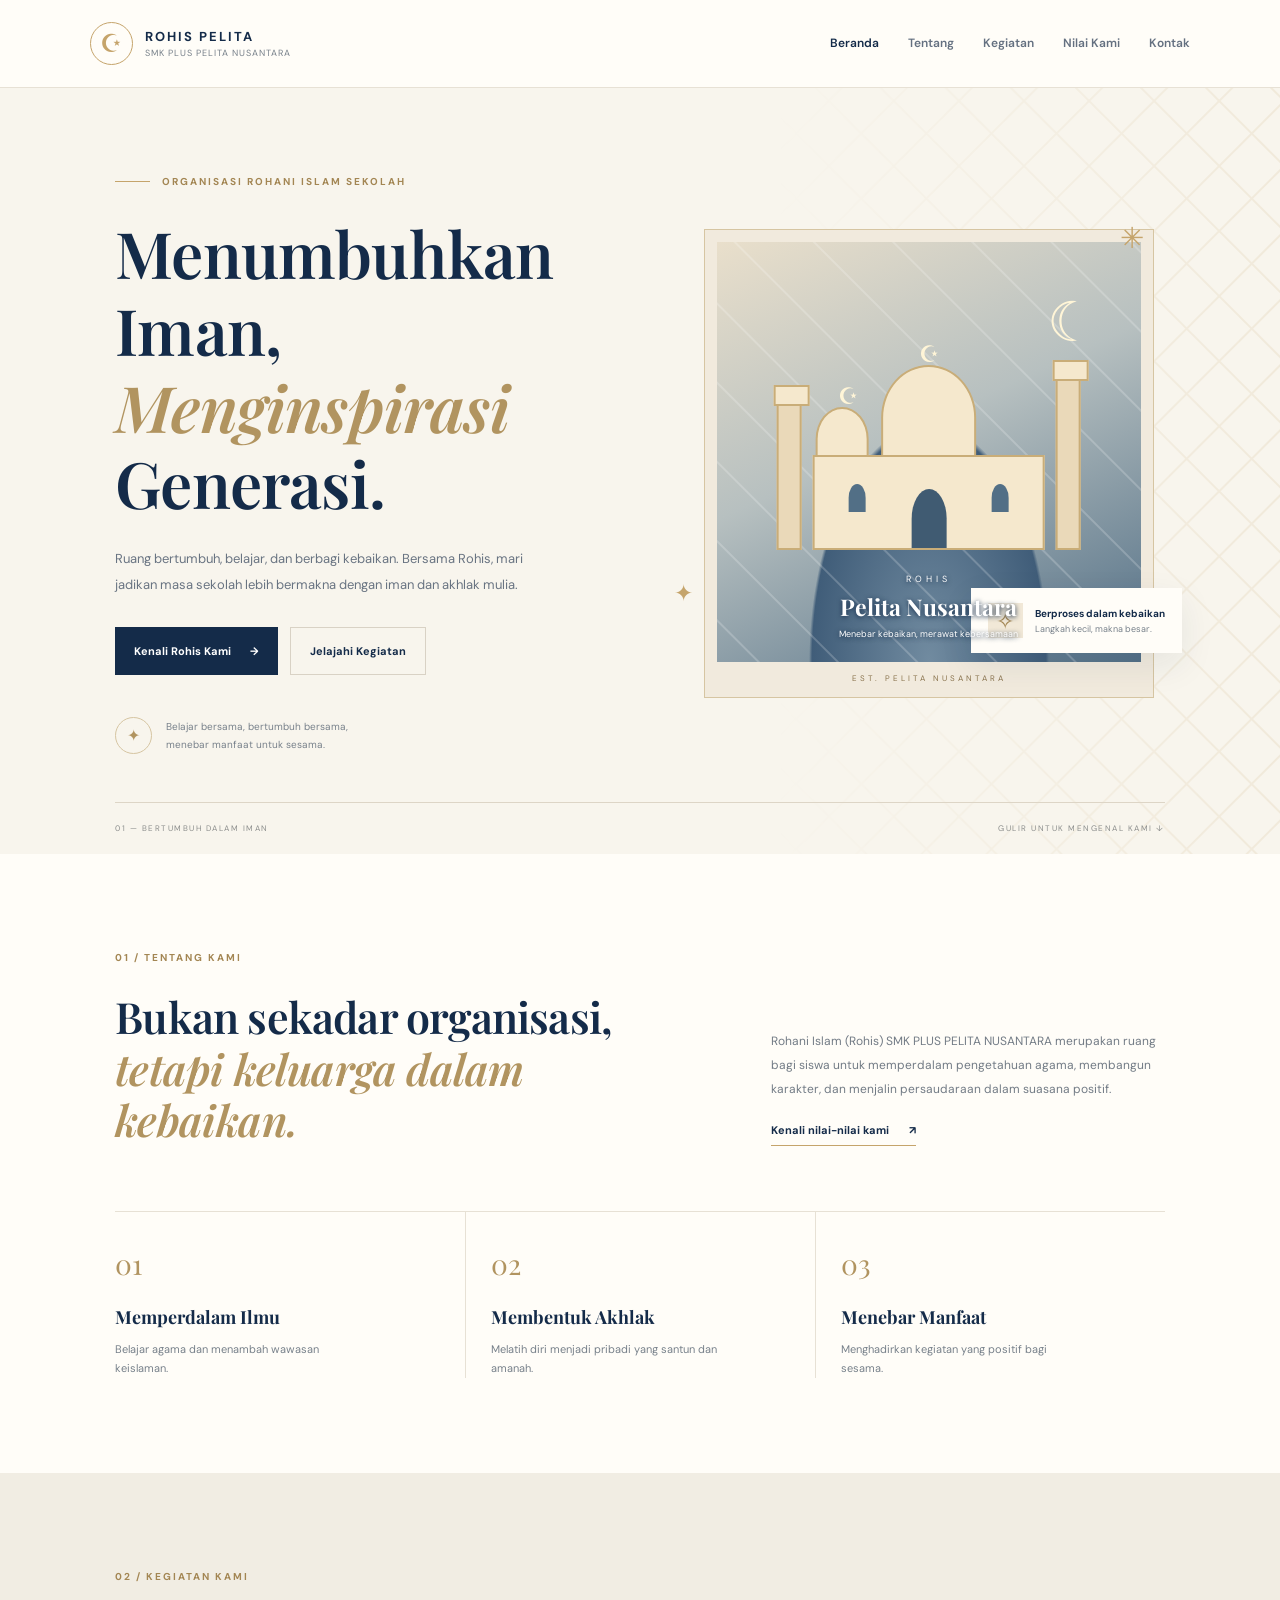
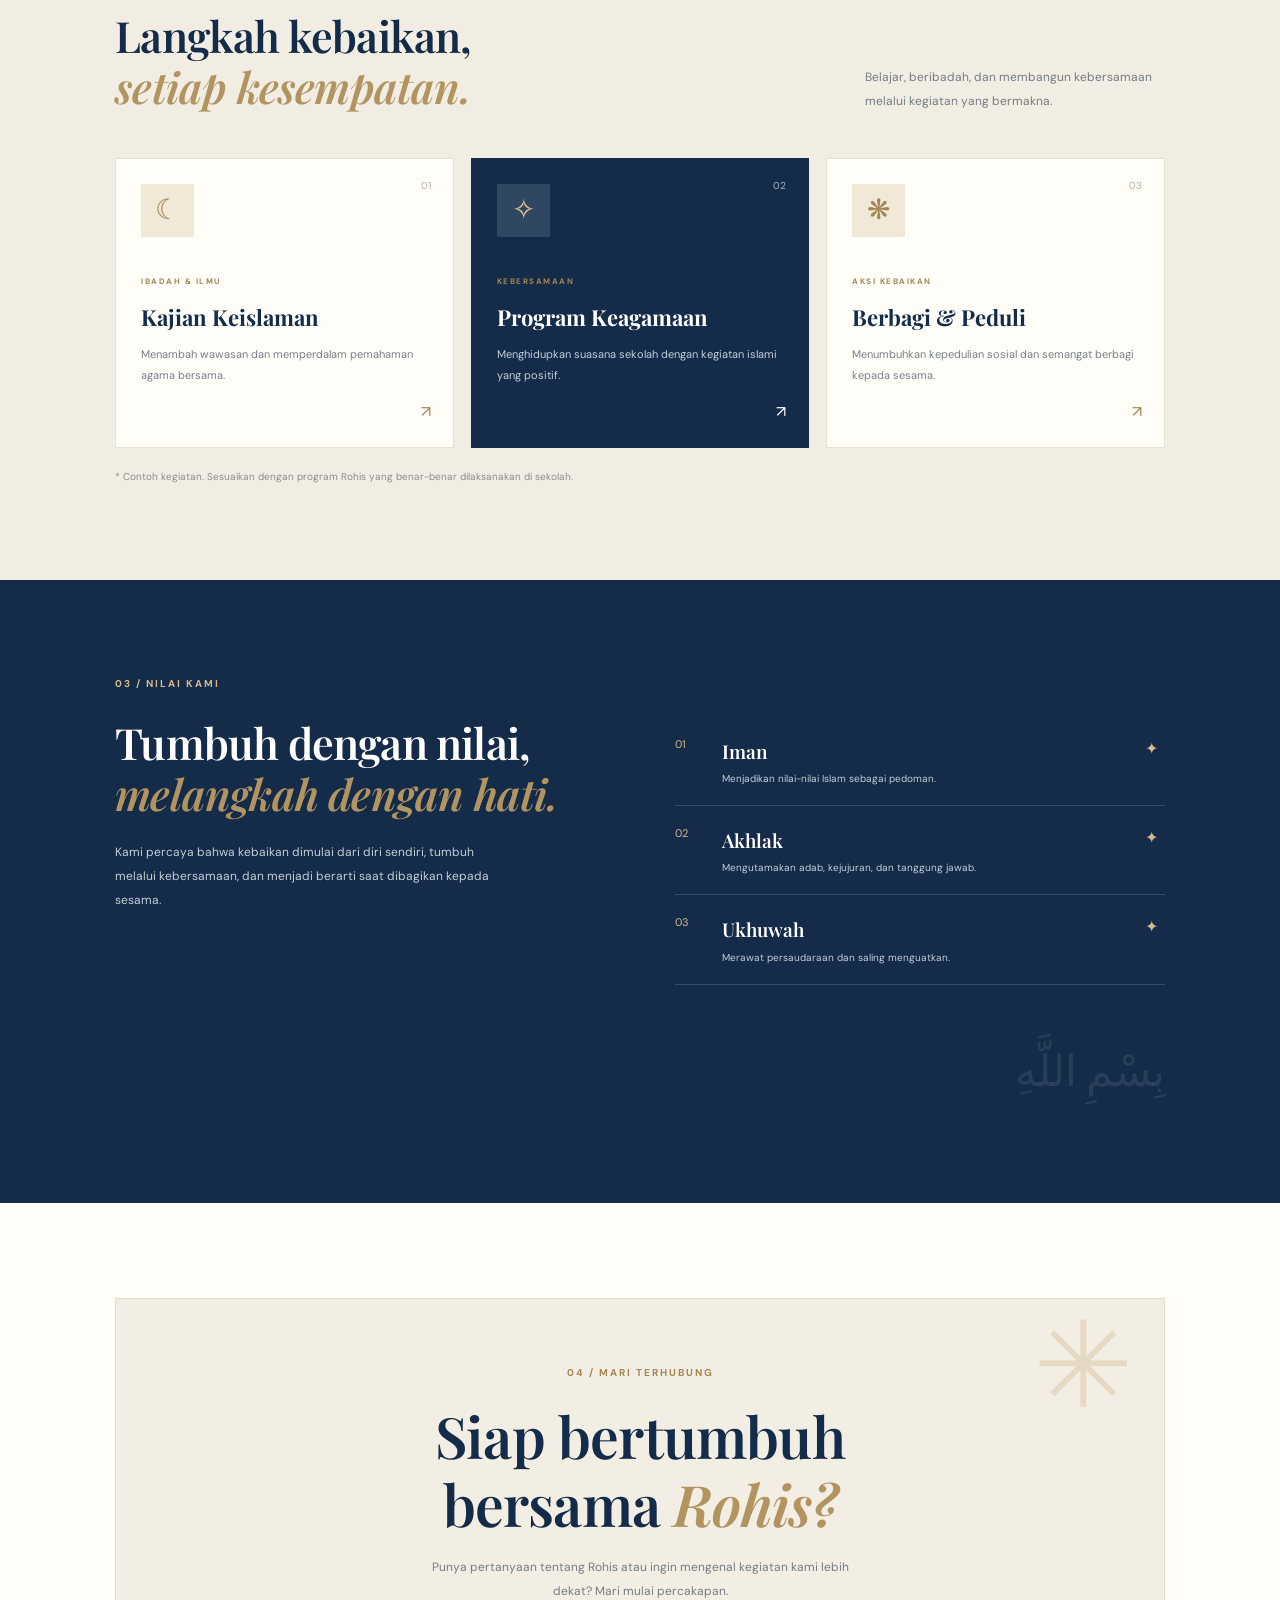
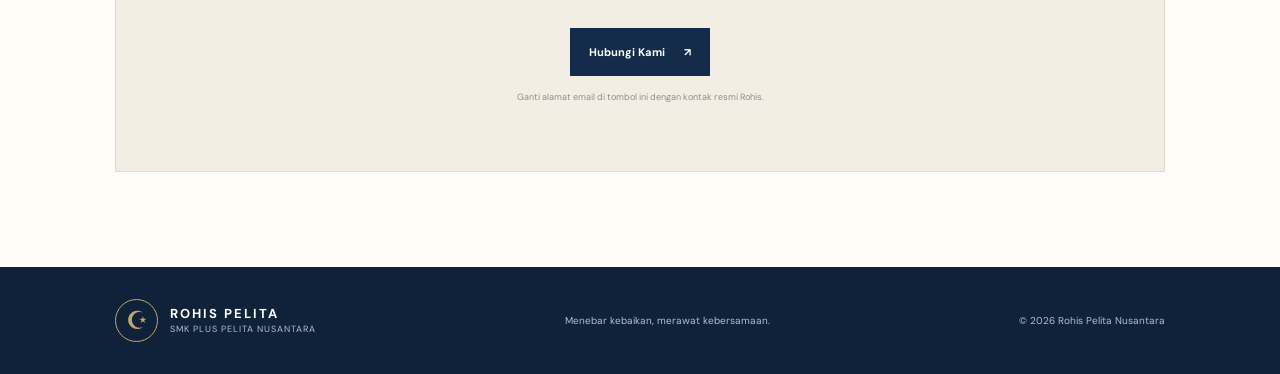
<file: index.html>
<!DOCTYPE html>
<html lang="id">
<head>
    <meta charset="UTF-8">
    <meta name="viewport" content="width=device-width, initial-scale=1.0">
    <meta name="description" content="Website resmi Rohis SMK PLUS PELITA NUSANTARA.">
    <title>Rohis Pelita Nusantara | Bersama dalam Kebaikan</title>

    <link rel="preconnect" href="https://fonts.googleapis.com">
    <link rel="preconnect" href="https://fonts.gstatic.com" crossorigin>
    <link href="https://fonts.googleapis.com/css2?family=DM+Sans:wght@400;500;600;700&family=Playfair+Display:wght@600;700&display=swap" rel="stylesheet">

    <link rel="stylesheet" href="./static/css/style.css">
</head>
<body>

    <header class="navbar">
        <a href="#beranda" class="brand">
            <div class="brand-icon">☪</div>
            <div class="brand-text">
                <strong>ROHIS PELITA</strong>
                <span>SMK PLUS PELITA NUSANTARA</span>
            </div>
        </a>

        <button class="menu-toggle" id="menuToggle"
                aria-label="Buka navigasi" aria-expanded="false">
            ☰
        </button>

        <nav class="nav-links" id="navLinks">
          <a href="#beranda" class="active">Beranda</a>
          <a href="#tentang">Tentang</a>
          <a href="#kegiatan">Kegiatan</a>
          <a href="#nilai">Nilai Kami</a>
          <a href="#kontak">Kontak</a>
      </nav>
    </header>

    <main>
        <section class="hero" id="beranda">
            <div class="hero-pattern"></div>

            <div class="hero-content">
                <div class="eyebrow">
                    <span class="eyebrow-line"></span>
                    ORGANISASI ROHANI ISLAM SEKOLAH
                </div>

                <h1>
                    Menumbuhkan Iman,<br>
                    <span>Menginspirasi</span><br>
                    Generasi.
                </h1>

                <p class="hero-description">
                    Ruang bertumbuh, belajar, dan berbagi kebaikan.
                    Bersama Rohis, mari jadikan masa sekolah lebih
                    bermakna dengan iman dan akhlak mulia.
                </p>

                <div class="hero-actions">
                    <a href="#tentang" class="btn-primary">
                        Kenali Rohis Kami <span>→</span>
                    </a>
                    <a href="#kegiatan" class="btn-secondary">
                        Jelajahi Kegiatan
                    </a>
                </div>

                <div class="hero-note">
                    <div class="note-icon">✦</div>
                    <p>Belajar bersama, bertumbuh bersama,<br>
                    menebar manfaat untuk sesama.</p>
                </div>
            </div>

            <div class="hero-visual">
                <div class="visual-frame">
                    <div class="visual-placeholder">
                        <div class="moon">☾</div>
                        <div class="mosque">
                            <div class="dome"></div>
                            <div class="dome dome-small"></div>
                            <div class="minaret minaret-left"></div>
                            <div class="minaret minaret-right"></div>
                            <div class="mosque-building">
                                <div class="mosque-door"></div>
                                <div class="mosque-window window-one"></div>
                                <div class="mosque-window window-two"></div>
                            </div>
                        </div>
                        <div class="visual-caption">
                            <span>ROHIS</span>
                            <strong>Pelita Nusantara</strong>
                            <small>Menebar kebaikan, merawat kebersamaan</small>
                        </div>
                    </div>
                    <div class="frame-label">EST. PELITA NUSANTARA</div>
                </div>

                <div class="floating-card">
                    <div class="floating-icon">✧</div>
                    <div>
                        <strong>Berproses dalam kebaikan</strong>
                        <span>Langkah kecil, makna besar.</span>
                    </div>
                </div>
                <div class="decorative-star star-one">✳</div>
                <div class="decorative-star star-two">✦</div>
            </div>

            <div class="hero-bottom">
                <span>01 — BERTUMBUH DALAM IMAN</span>
                <a href="#tentang">GULIR UNTUK MENGENAL KAMI ↓</a>
            </div>
        </section>

        <section class="intro section-padding" id="tentang">
            <div class="section-label">01 / TENTANG KAMI</div>
            <div class="intro-grid">
                <div>
                    <h2 class="section-title">
                        Bukan sekadar organisasi,<br>
                        <span>tetapi keluarga dalam kebaikan.</span>
                    </h2>
                </div>
                <div class="intro-text">
                    <p>
                        Rohani Islam (Rohis) SMK PLUS PELITA NUSANTARA
                        merupakan ruang bagi siswa untuk memperdalam
                        pengetahuan agama, membangun karakter, dan
                        menjalin persaudaraan dalam suasana positif.
                    </p>
                    <a href="#nilai" class="text-link">
                        Kenali nilai-nilai kami <span>↗</span>
                    </a>
                </div>
            </div>

            <div class="stats-grid">
                <div class="stat-item">
                    <span class="stat-number">01</span>
                    <strong>Memperdalam Ilmu</strong>
                    <p>Belajar agama dan menambah wawasan keislaman.</p>
                </div>
                <div class="stat-item">
                    <span class="stat-number">02</span>
                    <strong>Membentuk Akhlak</strong>
                    <p>Melatih diri menjadi pribadi yang santun dan amanah.</p>
                </div>
                <div class="stat-item">
                    <span class="stat-number">03</span>
                    <strong>Menebar Manfaat</strong>
                    <p>Menghadirkan kegiatan yang positif bagi sesama.</p>
                </div>
            </div>
        </section>

        <section class="activities section-padding" id="kegiatan">
            <div class="section-label">02 / KEGIATAN KAMI</div>
            <div class="section-heading-row">
                <div>
                    <h2 class="section-title">
                        Langkah kebaikan,<br><span>setiap kesempatan.</span>
                    </h2>
                </div>
                <p class="heading-description">
                    Belajar, beribadah, dan membangun kebersamaan
                    melalui kegiatan yang bermakna.
                </p>
            </div>

            <div class="activity-grid">
                <article class="activity-card">
                    <div class="activity-number">01</div>
                    <div class="activity-symbol">☾</div>
                    <span class="activity-tag">IBADAH & ILMU</span>
                    <h3>Kajian Keislaman</h3>
                    <p>Menambah wawasan dan memperdalam pemahaman agama bersama.</p>
                    <a href="#kontak" aria-label="Tanyakan tentang kajian">↗</a>
                </article>

                <article class="activity-card featured-card">
                    <div class="activity-number">02</div>
                    <div class="activity-symbol">✧</div>
                    <span class="activity-tag">KEBERSAMAAN</span>
                    <h3>Program Keagamaan</h3>
                    <p>Menghidupkan suasana sekolah dengan kegiatan islami yang positif.</p>
                    <a href="#kontak" aria-label="Tanyakan program keagamaan">↗</a>
                </article>

                <article class="activity-card">
                    <div class="activity-number">03</div>
                    <div class="activity-symbol">❋</div>
                    <span class="activity-tag">AKSI KEBAIKAN</span>
                    <h3>Berbagi & Peduli</h3>
                    <p>Menumbuhkan kepedulian sosial dan semangat berbagi kepada sesama.</p>
                    <a href="#kontak" aria-label="Tanyakan kegiatan berbagi">↗</a>
                </article>
            </div>
            <p class="activity-disclaimer">
                * Contoh kegiatan. Sesuaikan dengan program Rohis yang benar-benar dilaksanakan di sekolah.
            </p>
        </section>

        <section class="values section-padding" id="nilai">
            <div class="values-inner">
                <div class="section-label">03 / NILAI KAMI</div>
                <div class="values-content">
                    <div>
                        <h2 class="section-title">
                            Tumbuh dengan nilai,<br>
                            <span>melangkah dengan hati.</span>
                        </h2>
                        <p>
                            Kami percaya bahwa kebaikan dimulai dari diri
                            sendiri, tumbuh melalui kebersamaan, dan
                            menjadi berarti saat dibagikan kepada sesama.
                        </p>
                    </div>
                    <div class="value-list">
                        <div class="value-row">
                            <span>01</span>
                            <div>
                                <strong>Iman</strong>
                                <p>Menjadikan nilai-nilai Islam sebagai pedoman.</p>
                            </div>
                            <span class="value-star">✦</span>
                        </div>
                        <div class="value-row">
                            <span>02</span>
                            <div>
                                <strong>Akhlak</strong>
                                <p>Mengutamakan adab, kejujuran, dan tanggung jawab.</p>
                            </div>
                            <span class="value-star">✦</span>
                        </div>
                        <div class="value-row">
                            <span>03</span>
                            <div>
                                <strong>Ukhuwah</strong>
                                <p>Merawat persaudaraan dan saling menguatkan.</p>
                            </div>
                            <span class="value-star">✦</span>
                        </div>
                    </div>
                </div>
                <div class="arabic-decoration">بِسْمِ اللَّهِ</div>
            </div>
        </section>

        <section class="contact section-padding" id="kontak">
            <div class="contact-card">
                <div class="contact-decoration">✳</div>
                <div class="section-label">04 / MARI TERHUBUNG</div>
                <h2>Siap bertumbuh<br>bersama <span>Rohis?</span></h2>
                <p>
                    Punya pertanyaan tentang Rohis atau ingin mengenal
                    kegiatan kami lebih dekat? Mari mulai percakapan.
                </p>
                <a class="btn-primary" href="mailto:rohis@sekolah.sch.id">
                    Hubungi Kami <span>↗</span>
                </a>
                <small>Ganti alamat email di tombol ini dengan kontak resmi Rohis.</small>
            </div>
        </section>
    </main>

    <footer class="footer">
        <a href="#beranda" class="brand footer-brand">
            <div class="brand-icon">☪</div>
            <div class="brand-text">
                <strong>ROHIS PELITA</strong>
                <span>SMK PLUS PELITA NUSANTARA</span>
            </div>
        </a>
        <p>Menebar kebaikan, merawat kebersamaan.</p>
        <span>© 2026 Rohis Pelita Nusantara</span>
    </footer>

    <script src="./static/js/script.js"></script>
</body>
</html>
</file>
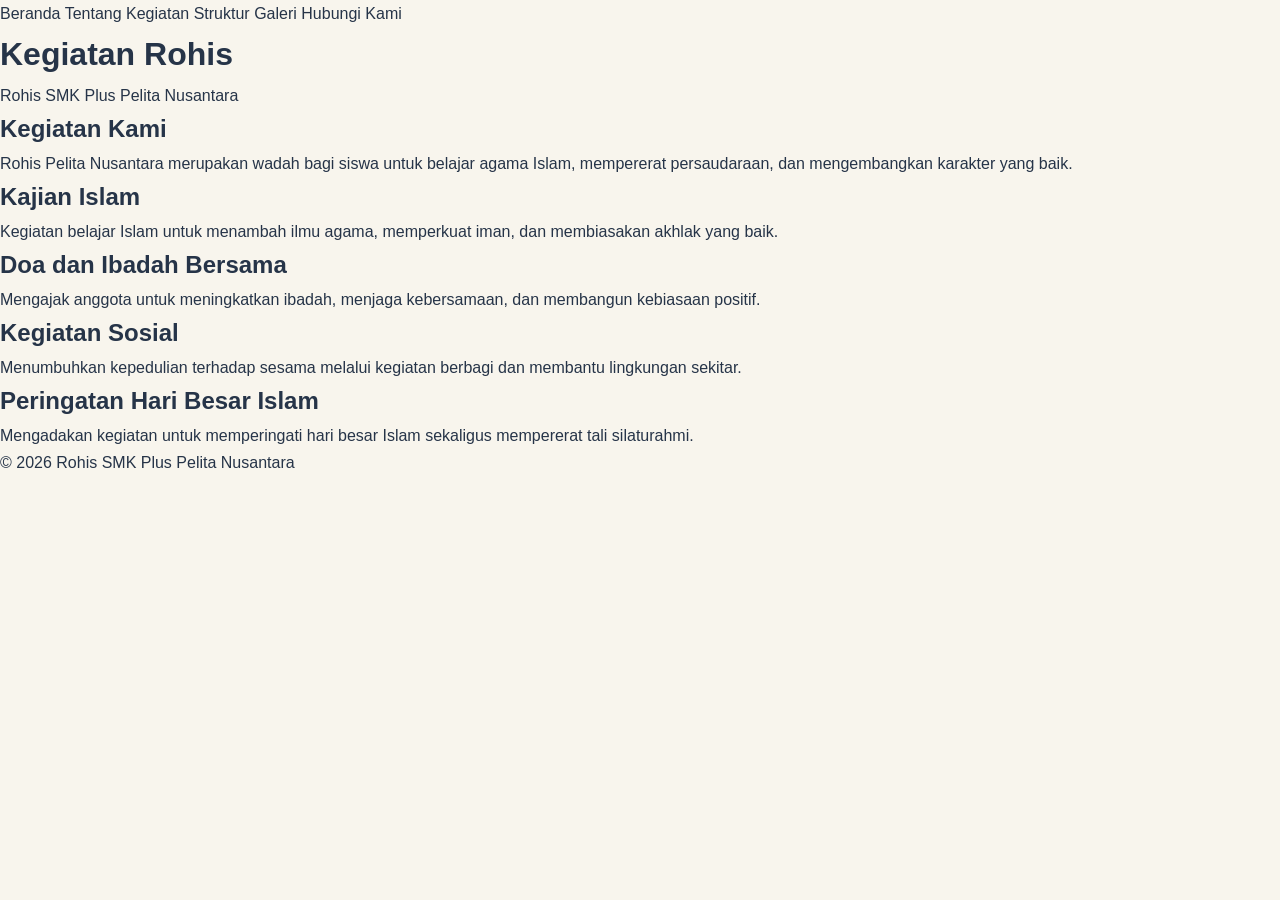
<file: kegiatan.html>
<!DOCTYPE html>
<html lang="id">
<head>
    <meta charset="UTF-8">
    <meta name="viewport" content="width=device-width, initial-scale=1.0">
    <title>Kegiatan | Rohis Pelita Nusantara</title>
    <link rel="stylesheet" href="./static/css/style.css">
</head>
<body>

    <nav>
        <a href="./index.html">Beranda</a>
        <a href="./tentang.html">Tentang</a>
        <a href="./kegiatan.html">Kegiatan</a>
        <a href="./struktur.html">Struktur</a>
        <a href="./galeri.html">Galeri</a>
        <a href="./kontak.html">Hubungi Kami</a>
    </nav>

    <header>
        <h1>Kegiatan Rohis</h1>
        <p>Rohis SMK Plus Pelita Nusantara</p>
    </header>

    <main>
        <section>
            <h2>Kegiatan Kami</h2>
            <p>
                Rohis Pelita Nusantara merupakan wadah bagi siswa
                untuk belajar agama Islam, mempererat persaudaraan,
                dan mengembangkan karakter yang baik.
            </p>
        </section>

        <section>
            <h2>Kajian Islam</h2>
            <p>
                Kegiatan belajar Islam untuk menambah ilmu agama,
                memperkuat iman, dan membiasakan akhlak yang baik.
            </p>
        </section>

        <section>
            <h2>Doa dan Ibadah Bersama</h2>
            <p>
                Mengajak anggota untuk meningkatkan ibadah,
                menjaga kebersamaan, dan membangun kebiasaan positif.
            </p>
        </section>

        <section>
            <h2>Kegiatan Sosial</h2>
            <p>
                Menumbuhkan kepedulian terhadap sesama melalui
                kegiatan berbagi dan membantu lingkungan sekitar.
            </p>
        </section>

        <section>
            <h2>Peringatan Hari Besar Islam</h2>
            <p>
                Mengadakan kegiatan untuk memperingati hari besar
                Islam sekaligus mempererat tali silaturahmi.
            </p>
        </section>
    </main>

    <footer>
        <p>&copy; 2026 Rohis SMK Plus Pelita Nusantara</p>
    </footer>

    <script src="./static/js/script.js"></script>
</body>
</html>
</file>
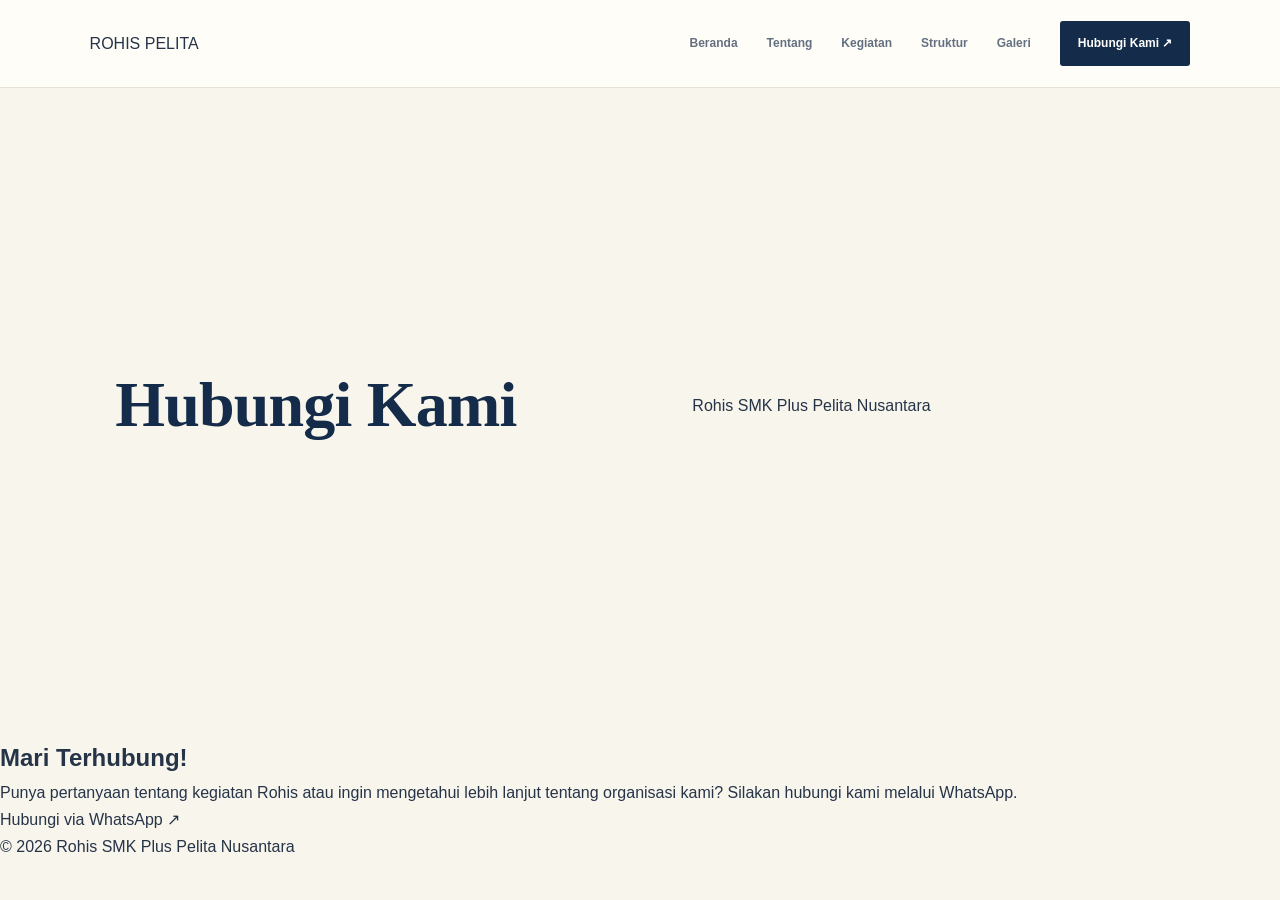
<file: kontak.html>
<!DOCTYPE html>
<html lang="id">
<head>
    <meta charset="UTF-8">
    <meta name="viewport" content="width=device-width, initial-scale=1.0">
    <title>Kontak | Rohis Pelita Nusantara</title>
    <link rel="stylesheet" href="./static/css/style.css">
</head>
<body>
    <nav class="navbar">
        <a href="./index.html" class="logo">ROHIS PELITA</a>
        <div class="nav-links">
            <a href="./index.html">Beranda</a>
            <a href="./tentang.html">Tentang</a>
            <a href="./kegiatan.html">Kegiatan</a>
            <a href="./struktur.html">Struktur</a>
            <a href="./galeri.html">Galeri</a>
            <a href="./kontak.html" class="nav-cta active">Hubungi Kami ↗</a>
        </div>
    </nav>

    <header class="hero">
        <h1>Hubungi Kami</h1>
        <p>Rohis SMK Plus Pelita Nusantara</p>
    </header>

    <main>
        <section>
            <h2>Mari Terhubung!</h2>
            <p>
                Punya pertanyaan tentang kegiatan Rohis atau ingin
                mengetahui lebih lanjut tentang organisasi kami?
                Silakan hubungi kami melalui WhatsApp.
            </p>

            <a
                href="https://wa.me/6281284146841"
                target="_blank"
                rel="noopener noreferrer"
                class="button">
                Hubungi via WhatsApp ↗
            </a>
        </section>
    </main>

    <footer>
        <p>&copy; 2026 Rohis SMK Plus Pelita Nusantara</p>
    </footer>

    <script src="./static/js/script.js"></script>
</body>
</html>
</file>
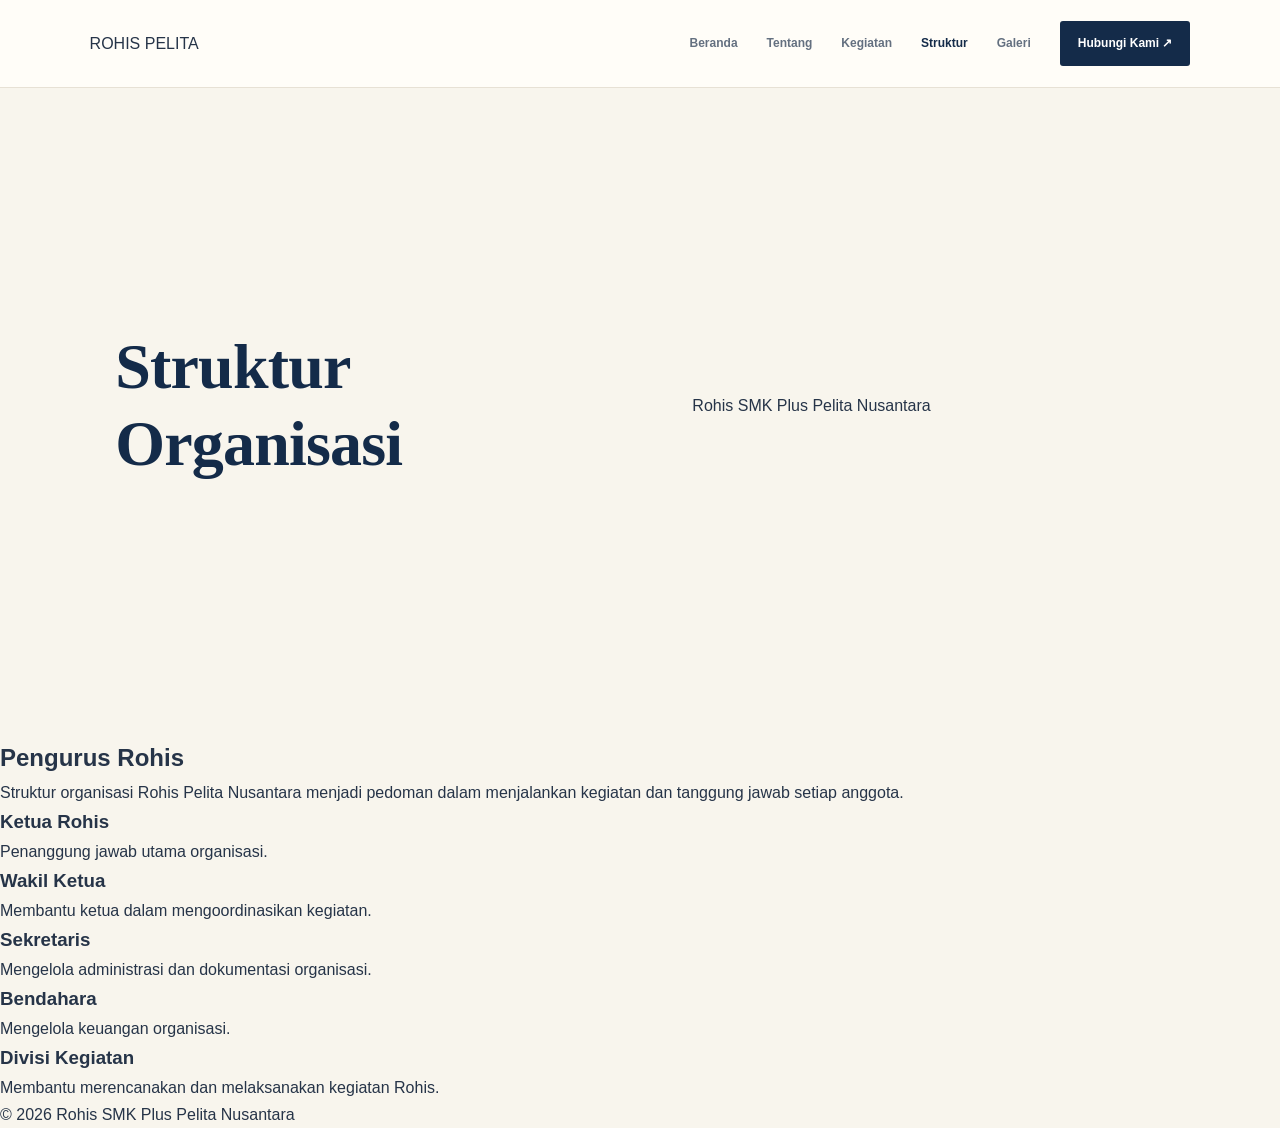
<file: struktur.html>
<!DOCTYPE html>
<html lang="id">
<head>
    <meta charset="UTF-8">
    <meta name="viewport" content="width=device-width, initial-scale=1.0">
    <title>Struktur Organisasi | Rohis Pelita Nusantara</title>
    <link rel="stylesheet" href="./static/css/style.css">
</head>
<body>
    <nav class="navbar">
        <a href="./index.html" class="logo">ROHIS PELITA</a>
        <div class="nav-links">
            <a href="./index.html">Beranda</a>
            <a href="./tentang.html">Tentang</a>
            <a href="./kegiatan.html">Kegiatan</a>
            <a href="./struktur.html" class="active">Struktur</a>
            <a href="./galeri.html">Galeri</a>
            <a href="./kontak.html" class="nav-cta">Hubungi Kami ↗</a>
        </div>
    </nav>

    <header class="hero">
        <h1>Struktur Organisasi</h1>
        <p>Rohis SMK Plus Pelita Nusantara</p>
    </header>

    <main>
        <section>
            <h2>Pengurus Rohis</h2>
            <p>
                Struktur organisasi Rohis Pelita Nusantara menjadi
                pedoman dalam menjalankan kegiatan dan tanggung jawab
                setiap anggota.
            </p>
            <article>
                <h3>Ketua Rohis</h3>
                <p>Penanggung jawab utama organisasi.</p>
            </article>
            <article>
                <h3>Wakil Ketua</h3>
                <p>Membantu ketua dalam mengoordinasikan kegiatan.</p>
            </article>
            <article>
                <h3>Sekretaris</h3>
                <p>Mengelola administrasi dan dokumentasi organisasi.</p>
            </article>
            <article>
                <h3>Bendahara</h3>
                <p>Mengelola keuangan organisasi.</p>
            </article>
            <article>
                <h3>Divisi Kegiatan</h3>
                <p>Membantu merencanakan dan melaksanakan kegiatan Rohis.</p>
            </article>
        </section>
    </main>

    <footer>
        <p>&copy; 2026 Rohis SMK Plus Pelita Nusantara</p>
    </footer>

    <script src="./static/js/script.js"></script>
</body>
</html>
</file>
<file: static/css/style.css>
:root {
    --navy: #142b49;
    --navy-light: #203e60;
    --cream: #f8f5ed;
    --white: #fffdf8;
    --gold: #c5a46b;
    --text: #263448;
    --muted: #77808a;
    --line: #e7e1d5;
}

* {
    margin: 0;
    padding: 0;
    box-sizing: border-box;
}

html {
    scroll-behavior: smooth;
    scroll-padding-top: 90px;
}

body {
    font-family: "DM Sans", sans-serif;
    background: var(--cream);
    color: var(--text);
    line-height: 1.7;
}

a {
    color: inherit;
    text-decoration: none;
}

.navbar {
    height: 88px;
    padding: 0 7%;
    display: flex;
    align-items: center;
    justify-content: space-between;
    background: var(--white);
    border-bottom: 1px solid var(--line);
    position: sticky;
    top: 0;
    z-index: 100;
}

.brand {
    display: flex;
    align-items: center;
    gap: 12px;
}

.brand-icon {
    width: 43px;
    height: 43px;
    border: 1px solid var(--gold);
    border-radius: 50%;
    display: grid;
    place-items: center;
    color: var(--gold);
    font-size: 25px;
}

.brand-text {
    display: flex;
    flex-direction: column;
    line-height: 1.5;
}

.brand-text strong {
    color: var(--navy);
    font-size: 13px;
    letter-spacing: 2px;
}

.brand-text span {
    color: var(--muted);
    font-size: 9px;
    letter-spacing: 1px;
}

.nav-links {
    display: flex;
    align-items: center;
    gap: 29px;
    font-size: 12px;
    font-weight: 600;
}

.nav-links > a:not(.nav-cta) {
    color: #647080;
    transition: color .2s;
}

.nav-links > a:hover,
.nav-links > a.active {
    color: var(--navy);
}

.nav-links > a.nav-cta {
    background: var(--navy);
    color: white;
    padding: 12px 18px;
    border-radius: 3px;
    display: inline-block;
}

.nav-cta:hover {
    background: var(--navy-light);
}

.menu-toggle {
    display: none;
    background: none;
    border: 0;
    font-size: 25px;
    color: var(--navy);
    cursor: pointer;
}

.hero {
    min-height: 650px;
    padding: 85px 9% 100px;
    display: grid;
    grid-template-columns: 1.05fr .95fr;
    align-items: center;
    gap: 55px;
    position: relative;
    overflow: hidden;
    background: var(--cream);
}

.hero-pattern {
    position: absolute;
    inset: 0 0 0 60%;
    opacity: .14;
    pointer-events: none;
    background-image:
        repeating-linear-gradient(45deg, transparent 0 22px, #c5a46b 23px 24px, transparent 25px 46px),
        repeating-linear-gradient(-45deg, transparent 0 22px, #c5a46b 23px 24px, transparent 25px 46px);
    mask-image: linear-gradient(to left, black, transparent);
}

.hero-content,
.hero-visual {
    position: relative;
    z-index: 1;
}

.eyebrow,
.section-label {
    font-size: 10px;
    font-weight: 700;
    letter-spacing: 2px;
    color: #a38653;
}

.eyebrow {
    display: flex;
    align-items: center;
    gap: 12px;
    margin-bottom: 25px;
}

.eyebrow-line {
    height: 1px;
    width: 35px;
    background: var(--gold);
}

.hero h1,
.section-title,
.contact h2 {
    font-family: "Playfair Display", Georgia, serif;
    color: var(--navy);
    font-weight: 600;
    line-height: 1.2;
    letter-spacing: -.8px;
}

.hero h1 {
    font-size: clamp(43px, 5vw, 67px);
}

.hero h1 span,
.section-title span,
.contact h2 span {
    color: #b19460;
    font-style: italic;
}

.hero-description {
    max-width: 440px;
    color: #697482;
    font-size: 13px;
    line-height: 2;
    margin: 24px 0 29px;
}

.hero-actions {
    display: flex;
    flex-wrap: wrap;
    align-items: center;
    gap: 12px;
}

.btn-primary,
.btn-secondary {
    min-height: 48px;
    padding: 13px 19px;
    display: inline-flex;
    align-items: center;
    justify-content: center;
    gap: 19px;
    font-size: 11px;
    font-weight: 700;
    transition: .2s;
}

.btn-primary {
    background: var(--navy);
    color: white;
}

.btn-primary:hover {
    background: var(--navy-light);
    transform: translateY(-2px);
}

.btn-secondary {
    border: 1px solid #d9d2c5;
    color: var(--navy);
}

.btn-secondary:hover {
    background: white;
}

.hero-note {
    margin-top: 42px;
    display: flex;
    align-items: center;
    gap: 14px;
}

.note-icon {
    width: 37px;
    height: 37px;
    border: 1px solid #d6c5a2;
    border-radius: 50%;
    color: #b19460;
    display: grid;
    place-items: center;
}

.hero-note p {
    color: #78818b;
    font-size: 10px;
    line-height: 1.8;
}

.hero-visual {
    max-width: 450px;
    width: 100%;
    margin: auto;
}

.visual-frame {
    padding: 12px;
    border: 1px solid #d6c5a2;
    position: relative;
    background: #f1eadd;
}

.visual-placeholder {
    min-height: 420px;
    background:
        radial-gradient(ellipse at 50% 100%, #718ba0 0%, #405d79 39%, transparent 40%),
        linear-gradient(155deg, #e9dfcb 0%, #b7c0c0 45%, #526f86 100%);
    position: relative;
    overflow: hidden;
    display: flex;
    align-items: flex-end;
    justify-content: center;
}

.visual-placeholder::before {
    content: "";
    position: absolute;
    inset: 0;
    opacity: .2;
    background-image: repeating-linear-gradient(
        45deg, transparent 0 28px, #fff 29px 30px,
        transparent 31px 56px
    );
}

.moon {
    position: absolute;
    top: 34px;
    right: 45px;
    color: #fff5d7;
    font-size: 55px;
}

.mosque {
    position: absolute;
    bottom: 112px;
    left: 50%;
    transform: translateX(-50%);
    width: 78%;
    height: 205px;
}

.dome {
    position: absolute;
    width: 95px;
    height: 105px;
    border-radius: 50% 50% 0 0;
    background: #f5e8cd;
    border: 2px solid #c9ad78;
    left: 50%;
    transform: translateX(-50%);
    top: 20px;
}

.dome::after {
    content: "☪";
    position: absolute;
    top: -32px;
    left: 40%;
    font-size: 23px;
    color: #fff5d7;
}

.dome-small {
    width: 53px;
    height: 64px;
    top: 62px;
    left: 16%;
    transform: none;
}

.minaret {
    position: absolute;
    bottom: 0;
    width: 25px;
    height: 150px;
    background: #ead9b9;
    border: 2px solid #c9ad78;
}

.minaret::before {
    content: "";
    position: absolute;
    width: 32px;
    height: 17px;
    background: #f5e8cd;
    border: 2px solid #c9ad78;
    left: -5px;
    top: -17px;
}

.minaret-left {
    left: 4%;
}

.minaret-right {
    right: 4%;
    height: 175px;
}

.mosque-building {
    position: absolute;
    bottom: 0;
    left: 15%;
    width: 70%;
    height: 95px;
    background: #f5e8cd;
    border: 2px solid #c9ad78;
}

.mosque-door {
    position: absolute;
    width: 35px;
    height: 59px;
    bottom: 0;
    left: calc(50% - 17px);
    background: #405b72;
    border-radius: 50% 50% 0 0;
}

.mosque-window {
    position: absolute;
    width: 17px;
    height: 28px;
    top: 27px;
    background: #526f86;
    border-radius: 50% 50% 0 0;
}

.window-one {
    left: 15%;
}

.window-two {
    right: 15%;
}

.visual-caption {
    position: absolute;
    bottom: 20px;
    left: 0;
    right: 0;
    z-index: 2;
    display: flex;
    flex-direction: column;
    align-items: center;
    color: white;
    text-shadow: 0 1px 5px #142b49;
}

.visual-caption span {
    font-size: 9px;
    letter-spacing: 4px;
}

.visual-caption strong {
    font-family: "Playfair Display", serif;
    font-size: 23px;
}

.visual-caption small {
    font-size: 9px;
}

.frame-label {
    padding-top: 10px;
    font-size: 8px;
    letter-spacing: 3px;
    color: #8a744e;
    text-align: center;
}

.floating-card {
    position: absolute;
    right: -28px;
    bottom: 45px;
    background: var(--white);
    box-shadow: 0 12px 35px #142b4915;
    padding: 15px 17px;
    display: flex;
    align-items: center;
    gap: 12px;
}

.floating-icon {
    width: 35px;
    height: 35px;
    display: grid;
    place-items: center;
    background: #f1e8d7;
    color: #a38653;
    font-size: 22px;
}

.floating-card div:last-child {
    display: flex;
    flex-direction: column;
}

.floating-card strong {
    font-size: 10px;
    color: var(--navy);
}

.floating-card span {
    font-size: 9px;
    color: var(--muted);
}

.decorative-star {
    position: absolute;
    color: var(--gold);
}

.star-one {
    top: -15px;
    right: 10px;
    font-size: 29px;
}

.star-two {
    left: -30px;
    bottom: 85px;
    font-size: 23px;
}

.hero-bottom {
    position: absolute;
    bottom: 0;
    left: 9%;
    right: 9%;
    min-height: 52px;
    border-top: 1px solid #ddd5c6;
    display: flex;
    align-items: center;
    justify-content: space-between;
    gap: 15px;
    color: #8b8d8c;
    font-size: 8px;
    letter-spacing: 1.5px;
}

.section-padding {
    padding: 95px 9%;
}

.intro {
    background: var(--white);
}

.intro-grid {
    display: grid;
    grid-template-columns: 1.2fr .8fr;
    gap: 65px;
    align-items: end;
    margin-top: 25px;
}

.section-title {
    font-size: clamp(29px, 3.4vw, 43px);
}

.intro-text p,
.values-content > div:first-child > p {
    color: #727b85;
    font-size: 12px;
    line-height: 2;
}

.text-link {
    display: inline-flex;
    gap: 20px;
    margin-top: 20px;
    padding-bottom: 5px;
    border-bottom: 1px solid var(--gold);
    color: var(--navy);
    font-size: 11px;
    font-weight: 700;
}

.stats-grid {
    display: grid;
    grid-template-columns: repeat(3, 1fr);
    margin-top: 65px;
    border-top: 1px solid var(--line);
}

.stat-item {
    padding: 28px 25px 0 0;
}

.stat-item + .stat-item {
    padding-left: 25px;
    border-left: 1px solid var(--line);
}

.stat-number {
    display: block;
    margin-bottom: 14px;
    color: #b19460;
    font-family: "Playfair Display", serif;
    font-size: 28px;
}

.stat-item strong {
    color: var(--navy);
    font-family: "Playfair Display", serif;
    font-size: 18px;
}

.stat-item p {
    margin-top: 8px;
    max-width: 240px;
    color: var(--muted);
    font-size: 11px;
}

.activities {
    background: #f1ede3;
}

.section-heading-row {
    display: flex;
    align-items: end;
    justify-content: space-between;
    gap: 30px;
    margin-top: 25px;
}

.heading-description {
    max-width: 300px;
    color: #737c85;
    font-size: 12px;
    line-height: 2;
}

.activity-grid {
    display: grid;
    grid-template-columns: repeat(3, 1fr);
    gap: 17px;
    margin-top: 45px;
}

.activity-card {
    min-height: 290px;
    position: relative;
    padding: 25px;
    background: var(--white);
    border: 1px solid #e8e0d2;
    transition: transform .25s, box-shadow .25s;
}

.activity-card:hover {
    transform: translateY(-5px);
    box-shadow: 0 15px 30px #142b490d;
}

.activity-number {
    position: absolute;
    right: 22px;
    top: 18px;
    color: #b8ad9a;
    font-size: 10px;
}

.activity-symbol {
    width: 53px;
    height: 53px;
    margin-bottom: 28px;
    display: grid;
    place-items: center;
    background: #f1e8d7;
    color: #a38653;
    font-size: 28px;
}

.activity-tag {
    color: #a38653;
    font-size: 8px;
    letter-spacing: 1.5px;
    font-weight: 700;
}

.activity-card h3 {
    margin-top: 7px;
    color: var(--navy);
    font-family: "Playfair Display", serif;
    font-size: 22px;
}

.activity-card p {
    margin-top: 8px;
    color: #77808a;
    font-size: 11px;
    line-height: 1.9;
}

.activity-card > a {
    position: absolute;
    bottom: 22px;
    right: 22px;
    color: #a38653;
}

.featured-card {
    background: var(--navy);
    border-color: var(--navy);
}

.featured-card h3,
.featured-card > a {
    color: white;
}

.featured-card p {
    color: #c5cfda;
}

.featured-card .activity-number {
    color: #a9b5c4;
}

.featured-card .activity-symbol {
    background: #304764;
    color: #e1c58f;
}

.activity-disclaimer {
    margin-top: 20px;
    color: #8b8d8c;
    font-size: 10px;
}

.values {
    background: var(--navy);
    color: white;
    overflow: hidden;
}

.values .section-label {
    color: #d5bb8b;
}

.values-content {
    display: grid;
    grid-template-columns: 1fr 1fr;
    gap: 70px;
    margin-top: 25px;
}

.values .section-title {
    color: white;
}

.values-content > div:first-child > p {
    margin-top: 20px;
    max-width: 380px;
    color: #c4ced8;
}

.value-row {
    padding: 18px 0;
    border-bottom: 1px solid #ffffff25;
    display: grid;
    grid-template-columns: 35px 1fr 20px;
    gap: 12px;
    align-items: start;
}

.value-row > span:first-child {
    color: #d5bb8b;
    font-size: 11px;
}

.value-row strong {
    font-family: "Playfair Display", serif;
    font-size: 19px;
    font-weight: 600;
}

.value-row p {
    margin-top: 3px;
    color: #c4ced8;
    font-size: 10px;
}

.value-star {
    color: #d5bb8b;
}

.arabic-decoration {
    margin-top: 50px;
    color: #ffffff17;
    font-size: 43px;
    text-align: right;
}

.contact {
    background: var(--white);
}

.contact-card {
    padding: 65px 25px;
    position: relative;
    overflow: hidden;
    background: #f3eee3;
    border: 1px solid #e5d9c3;
    text-align: center;
}

.contact-decoration {
    position: absolute;
    top: -35px;
    right: 30px;
    color: #d9c6a2;
    font-size: 120px;
    opacity: .5;
}

.contact h2 {
    margin-top: 20px;
    font-size: clamp(38px, 5vw, 57px);
}

.contact-card > p {
    max-width: 450px;
    margin: 18px auto 25px;
    color: #737c85;
    font-size: 12px;
    line-height: 2;
}

.contact-card > small {
    display: block;
    margin-top: 14px;
    color: #8a8d8d;
    font-size: 9px;
}

.footer {
    padding: 32px 9%;
    background: #10223a;
    display: flex;
    align-items: center;
    justify-content: space-between;
    gap: 20px;
    flex-wrap: wrap;
}

.footer .brand-text strong {
    color: white;
}

.footer .brand-text span {
    color: #b3bfcd;
}

.footer p,
.footer > span {
    color: #b3bfcd;
    font-size: 10px;
}

@media (max-width: 900px) {
    .navbar {
        padding: 0 5%;
    }

    .nav-links {
        gap: 16px;
    }

    .hero {
        padding-left: 6%;
        padding-right: 6%;
        gap: 25px;
    }

    .hero h1 {
        font-size: 48px;
    }

    .section-padding {
        padding: 75px 6%;
    }

    .floating-card {
        right: -10px;
    }
}

@media (max-width: 680px) {
    .navbar {
        height: 75px;
    }

    .menu-toggle {
        display: block;
    }

    .nav-links {
        display: none;
        position: absolute;
        top: 74px;
        left: 0;
        right: 0;
        padding: 20px 6%;
        background: var(--white);
        border-bottom: 1px solid var(--line);
        flex-direction: column;
        align-items: stretch;
        gap: 0;
    }

    .nav-links.open {
        display: flex;
    }

    .nav-links > a {
        padding: 13px 0;
    }

    .nav-links .nav-cta {
        padding: 12px 15px;
        text-align: center;
        margin-top: 8px;
    }

    .hero {
        padding: 60px 6% 85px;
        grid-template-columns: 1fr;
        gap: 45px;
    }

    .hero h1 {
        font-size: clamp(43px, 12vw, 60px);
    }

    .hero-visual {
        width: 90%;
        max-width: 400px;
    }

    .visual-placeholder {
        min-height: 360px;
    }

    .hero-bottom {
        left: 6%;
        right: 6%;
        font-size: 7px;
        letter-spacing: .6px;
    }

    .intro-grid,
    .values-content {
        grid-template-columns: 1fr;
        gap: 25px;
    }

    .stats-grid {
        grid-template-columns: 1fr;
        margin-top: 35px;
    }

    .stat-item,
    .stat-item + .stat-item {
        padding: 22px 0;
        border-left: 0;
        border-bottom: 1px solid var(--line);
    }

    .section-heading-row {
        align-items: start;
        flex-direction: column;
    }

    .activity-grid {
        grid-template-columns: 1fr;
    }

    .activity-card {
        min-height: 270px;
    }

    .values-content {
        gap: 35px;
    }

    .contact-card {
        padding: 50px 20px;
    }

    .footer {
        flex-direction: column;
        align-items: flex-start;
    }
}

@media (prefers-reduced-motion: reduce) {
    html {
        scroll-behavior: auto;
    }

    *,
    *::before,
    *::after {
        transition-duration: .01ms !important;
    }
}

/* GALERI FOTO */
.gallery-card {
    padding: 0;
    overflow: hidden;
    min-height: auto;
}

.gallery-image {
    display: block;
    width: 100%;
    height: 230px;
    object-fit: cover;
    background: #e7e1d5;
}

.gallery-info {
    padding: 24px;
}

.gallery-info h3 {
    margin-top: 8px;
}

.gallery-info p {
    margin-top: 8px;
}

@media (max-width: 680px) {
    .gallery-image {
        height: 220px;
    }
}

/* HALAMAN KONTAK */
.contact-page {
    background: var(--cream);
    min-height: 75vh;
}

.contact-page-title {
    margin-top: 20px;
}

.contact-intro {
    max-width: 580px;
    margin-top: 16px;
    color: #727b85;
    font-size: 13px;
    line-height: 2;
}

.contact-layout {
    display: grid;
    grid-template-columns: 0.9fr 1.1fr;
    gap: 55px;
    margin-top: 45px;
    align-items: start;
}

.contact-details {
    padding: 30px 0;
}

.contact-details h2,
.contact-form h2 {
    font-family: "Playfair Display", Georgia, serif;
    color: var(--navy);
    font-size: 28px;
    line-height: 1.4;
}

.contact-details > p {
    margin-top: 15px;
    color: #727b85;
    font-size: 12px;
    line-height: 2;
}

.contact-detail-item {
    display: flex;
    gap: 16px;
    align-items: start;
    margin-top: 28px;
}

.contact-detail-item > span {
    width: 42px;
    height: 42px;
    flex-shrink: 0;
    display: grid;
    place-items: center;
    background: #f1e8d7;
    color: #a38653;
    font-size: 20px;
}

.contact-detail-item strong {
    color: var(--navy);
    font-size: 13px;
}

.contact-detail-item p {
    color: #727b85;
    font-size: 12px;
    margin-top: 3px;
}

.contact-form {
    padding: 35px;
    background: var(--white);
    border: 1px solid var(--line);
}

.form-description {
    margin-top: 8px;
    margin-bottom: 25px;
    color: var(--muted);
    font-size: 12px;
}

.contact-form label {
    display: block;
    margin: 17px 0 7px;
    color: var(--navy);
    font-size: 12px;
    font-weight: 700;
}

.contact-form input,
.contact-form textarea {
    width: 100%;
    padding: 13px 14px;
    border: 1px solid #ddd5c6;
    background: #fffdf8;
    color: var(--text);
    font: inherit;
    font-size: 12px;
    outline: none;
}

.contact-form input:focus,
.contact-form textarea:focus {
    border-color: var(--gold);
}

.contact-form textarea {
    resize: vertical;
}

.contact-submit {
    width: 100%;
    margin-top: 22px;
    border: 0;
    cursor: pointer;
    font-family: inherit;
}

.form-note {
    margin-top: 13px;
    color: var(--muted);
    font-size: 10px;
    text-align: center;
}

@media (max-width: 680px) {
    .contact-layout {
        grid-template-columns: 1fr;
        gap: 25px;
    }

    .contact-form {
        padding: 25px 20px;
    }
}

/* HALAMAN STRUKTUR ORGANISASI */
.structure-page {
    background: var(--cream);
    min-height: 75vh;
}

.structure-heading {
    max-width: 720px;
}

.structure-title {
    margin-top: 18px;
}

.structure-heading > p {
    max-width: 620px;
    margin-top: 18px;
    color: #727b85;
    font-size: 13px;
    line-height: 2;
}

.structure-banner {
    margin-top: 40px;
    padding: 25px 30px;
    display: flex;
    align-items: center;
    gap: 18px;
    background: var(--navy);
    color: white;
}

.structure-banner > span {
    width: 50px;
    height: 50px;
    display: grid;
    place-items: center;
    border: 1px solid var(--gold);
    border-radius: 50%;
    color: #e1c58f;
    font-size: 27px;
}

.structure-banner strong {
    font-family: "Playfair Display", Georgia, serif;
    font-size: 20px;
}

.structure-banner p {
    margin-top: 4px;
    color: #c4ced8;
    font-size: 10px;
    letter-spacing: 1.5px;
}

.structure-subtitle {
    margin-top: 45px;
    color: var(--navy);
    font-family: "Playfair Display", Georgia, serif;
    font-size: 28px;
}

.structure-grid {
    display: grid;
    grid-template-columns: repeat(4, minmax(0, 1fr));
    gap: 20px;
    margin-top: 25px;
}

.member-card {
    overflow: hidden;
    background: var(--white);
    border: 1px solid var(--line);
    transition: transform .25s, box-shadow .25s;
}

.member-card:hover {
    transform: translateY(-5px);
    box-shadow: 0 12px 28px #142b4912;
}

.member-photo {
    height: 220px;
    display: grid;
    place-items: center;
    background:
        radial-gradient(circle at 50% 35%, #f8f0df 0 18%, transparent 18.5%),
        linear-gradient(145deg, #e8dfce, #c6d0d0);
}

.member-photo span {
    width: 90px;
    height: 90px;
    display: grid;
    place-items: center;
    border: 2px solid #c5a46b;
    border-radius: 50%;
    background: var(--navy);
    color: #f5e8cd;
    font-family: "Playfair Display", Georgia, serif;
    font-size: 27px;
}

.member-info {
    padding: 22px 18px 25px;
}

.member-role {
    color: #a38653;
    font-size: 9px;
    font-weight: 700;
    letter-spacing: 1.5px;
}

.member-info h3 {
    margin-top: 9px;
    color: var(--navy);
    font-family: "Playfair Display", Georgia, serif;
    font-size: 18px;
}

.member-info p {
    margin-top: 9px;
    color: var(--muted);
    font-size: 11px;
    line-height: 1.9;
}

.structure-note {
    display: flex;
    align-items: start;
    gap: 15px;
    margin-top: 35px;
    padding: 22px;
    border: 1px solid #e5d9c3;
    background: #f3eee3;
}

.structure-note span {
    color: #a38653;
    font-size: 20px;
}

.structure-note p {
    color: #727b85;
    font-size: 12px;
    line-height: 1.9;
}

@media (max-width: 900px) {
    .structure-grid {
        grid-template-columns: repeat(2, minmax(0, 1fr));
    }
}

@media (max-width: 480px) {
    .structure-grid {
        grid-template-columns: 1fr;
    }

    .member-photo {
        height: 250px;
    }

    .structure-banner {
        padding: 20px;
    }

    .structure-banner strong {
        font-size: 17px;
    }
}

.contact-direct {
    max-width: 680px;
    margin: 55px auto 30px;
    padding: 55px 35px;
    text-align: center;
    background: #fffdf9;
    border: 1px solid #e7dcc8;
}

.contact-direct-icon {
    width: 65px;
    height: 65px;
    margin: 0 auto 22px;
    display: flex;
    align-items: center;
    justify-content: center;
    background: #f1e7d4;
    color: #b39153;
    border-radius: 50%;
    font-size: 30px;
}

.contact-direct h2 {
    color: #172e4d;
    font-size: 30px;
    margin-bottom: 15px;
}

.contact-direct p {
    color: #64748b;
    line-height: 1.8;
    margin-bottom: 28px;
}

.contact-direct-button {
    display: inline-block;
    text-decoration: none;
    padding: 16px 28px;
}

.contact-direct-note {
    display: block;
    margin-top: 18px;
    color: #9a835e;
    font-size: 13px;
}

@media (max-width: 600px) {
    .contact-direct {
        padding: 35px 20px;
    }

    .contact-direct h2 {
        font-size: 25px;
    }

    .contact-direct-button {
        max-width: 100%;
        box-sizing: border-box;
    }
}
</file>
